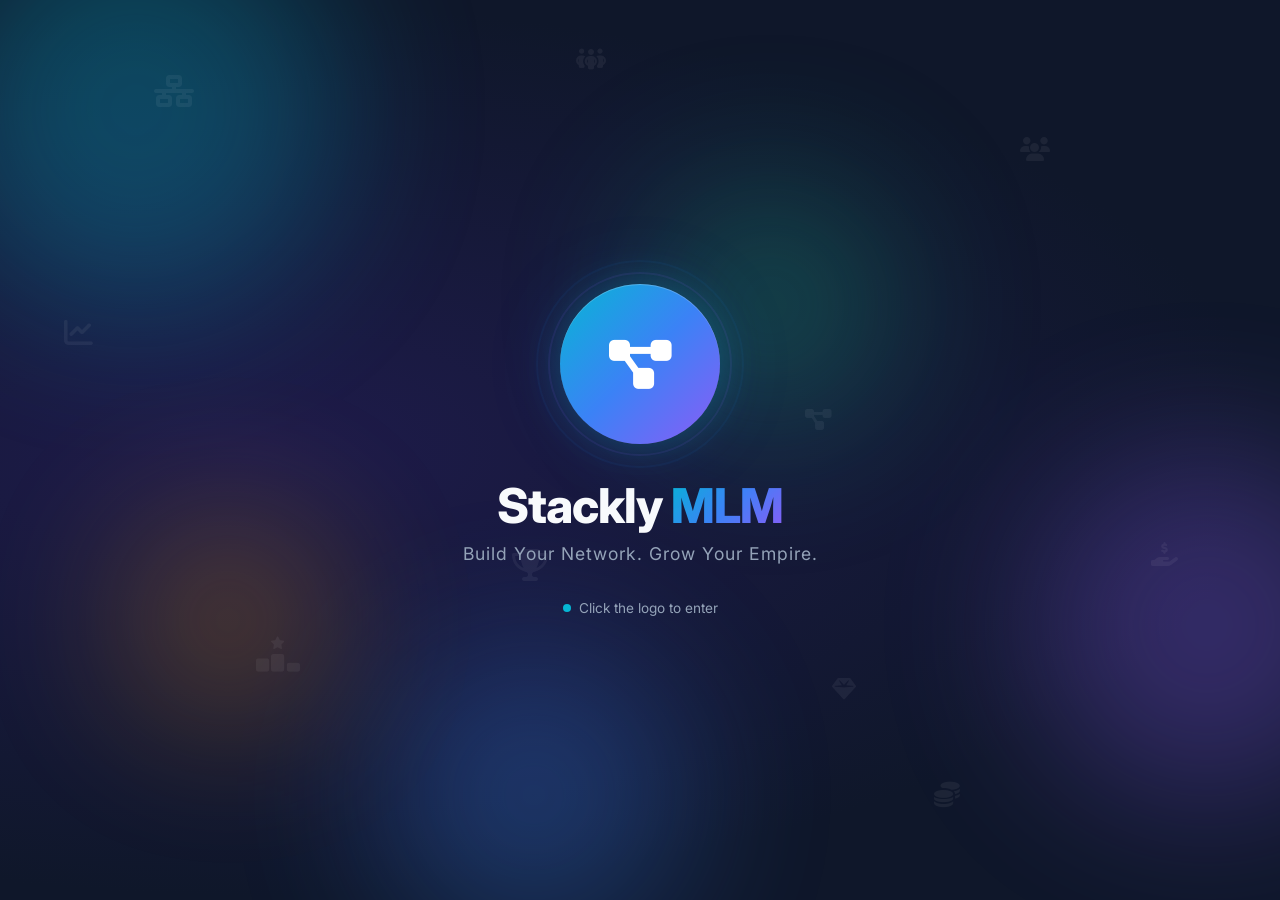
<file: index.html>
<!DOCTYPE html>
<html lang="en">
<head>
    <meta charset="UTF-8">
    <meta name="viewport" content="width=device-width, initial-scale=1.0">
    <title>Stackly MLM — Welcome</title>
    <meta name="description" content="Welcome to Stackly MLM. Advanced multi-level marketing platform for managing your network, tasks, and growth.">
    <link rel="stylesheet" href="splash.css">
    <link rel="stylesheet" href="https://cdnjs.cloudflare.com/ajax/libs/font-awesome/6.5.1/css/all.min.css">
    <link href="https://fonts.googleapis.com/css2?family=Inter:wght@300;400;500;600;700;800;900&display=swap" rel="stylesheet">
</head>
<body>

<!-- ================= ANIMATED BACKGROUND ================= -->
<div class="bg-animation">
    <div class="orb"></div>
    <div class="orb"></div>
    <div class="orb"></div>
    <div class="orb"></div>
    <div class="orb"></div>
</div>

<!-- Floating MLM icons -->
<div class="floating-icons">
    <div class="float-icon"><i class="fa-solid fa-network-wired"></i></div>
    <div class="float-icon"><i class="fa-solid fa-users"></i></div>
    <div class="float-icon"><i class="fa-solid fa-chart-line"></i></div>
    <div class="float-icon"><i class="fa-solid fa-hand-holding-dollar"></i></div>
    <div class="float-icon"><i class="fa-solid fa-ranking-star"></i></div>
    <div class="float-icon"><i class="fa-solid fa-people-group"></i></div>
    <div class="float-icon"><i class="fa-solid fa-coins"></i></div>
    <div class="float-icon"><i class="fa-solid fa-diagram-project"></i></div>
    <div class="float-icon"><i class="fa-solid fa-trophy"></i></div>
    <div class="float-icon"><i class="fa-solid fa-gem"></i></div>
</div>

<!-- Particle generator -->
<div class="particles" id="particles"></div>

<!-- ================= SPLASH CONTENT ================= -->
<div class="splash-container">
    <div class="logo-wrapper" id="logoWrapper">
        <div class="logo-ring"></div>
        <div class="logo-ring ring-2"></div>
        <div class="logo-ring ring-3"></div>
        <div class="logo-icon">
            <i class="fa-solid fa-diagram-project"></i>
        </div>
    </div>
    <h1 class="brand-title">Stackly <span class="gradient-text">MLM</span></h1>
    <p class="brand-subtitle">Build Your Network. Grow Your Empire.</p>
    <p class="click-hint">
        <span class="pulse-dot"></span>
        Click the logo to enter
    </p>
</div>

<!-- ================= LOADING OVERLAY ================= -->
<div class="loading-overlay" id="loadingOverlay">
    <div class="loader-content">
        <div class="loader-spinner"></div>
        <p>Initializing Platform...</p>
    </div>
</div>

<script>
    // Generate particles
    const particlesContainer = document.getElementById('particles');
    for (let i = 0; i < 50; i++) {
        const particle = document.createElement('div');
        particle.className = 'particle';
        particle.style.left = Math.random() * 100 + '%';
        particle.style.animationDelay = Math.random() * 8 + 's';
        particle.style.animationDuration = (Math.random() * 6 + 6) + 's';
        particle.style.width = particle.style.height = (Math.random() * 4 + 1) + 'px';
        particlesContainer.appendChild(particle);
    }

    // Logo click handler
    document.getElementById('logoWrapper').addEventListener('click', () => {
        const overlay = document.getElementById('loadingOverlay');
        overlay.classList.add('active');
        setTimeout(() => {
            window.location.href = 'login.html';
        }, 1500);
    });
</script>
</body>
</html>
</file>
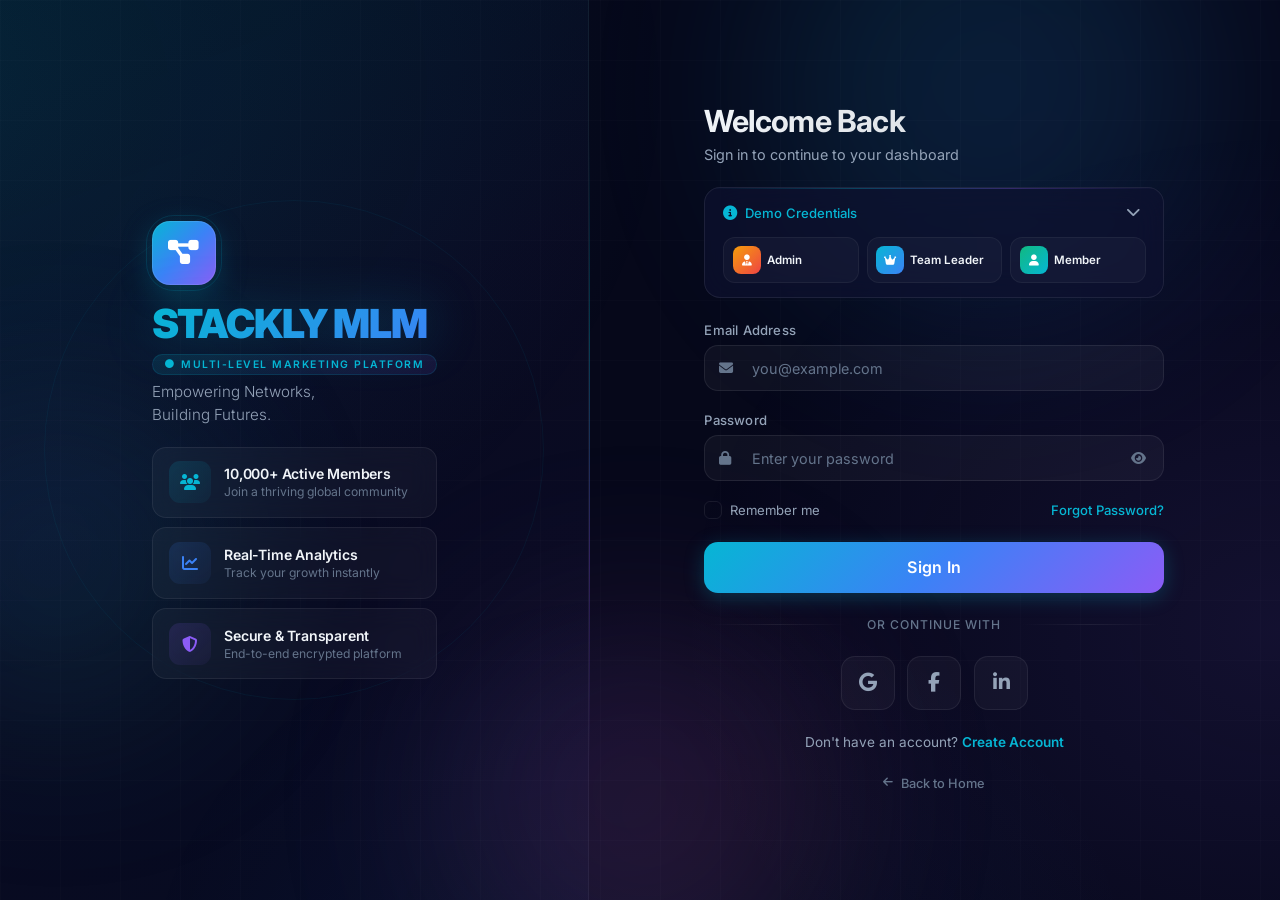
<file: login.html>
<!DOCTYPE html>
<html lang="en">

<head>
    <meta charset="UTF-8">
    <meta name="viewport" content="width=device-width, initial-scale=1.0">
    <title>Stackly MLM — Login</title>
    <meta name="description"
        content="Login to your Stackly MLM account. Access your network, track earnings, and manage your downline.">
    <link rel="stylesheet" href="login.css">
    <link rel="stylesheet" href="https://cdnjs.cloudflare.com/ajax/libs/font-awesome/6.5.1/css/all.min.css">
    <link href="https://fonts.googleapis.com/css2?family=Inter:wght@300;400;500;600;700;800;900&display=swap"
        rel="stylesheet">
</head>

<body>

    <!-- ===== ANIMATED BACKGROUND ===== -->
    <div class="bg-animation">
        <div class="orb"></div>
        <div class="orb"></div>
        <div class="orb"></div>
    </div>
    <div class="particles" id="particles"></div>

    <!-- ===== LOGIN LAYOUT ===== -->
    <div class="login-container">

        <!-- Left Branding Panel -->
        <div class="login-brand" id="loginBrand">
            <div class="brand-content">
                <a href="index.html" class="brand-logo" id="brandLogoLink" title="Back to Home">
                    <i class="fa-solid fa-diagram-project"></i>
                </a>
                <h1>Stackly <span>MLM</span></h1>
                <div class="brand-badge">
                    <i class="fa-solid fa-circle"></i>
                    Multi-Level Marketing Platform
                </div>
                <p class="brand-tagline">Empowering Networks,<br>Building Futures.</p>

                <div class="brand-features">
                    <div class="feature-item">
                        <div class="feature-icon"><i class="fa-solid fa-users"></i></div>
                        <div>
                            <h4>10,000+ Active Members</h4>
                            <p>Join a thriving global community</p>
                        </div>
                    </div>
                    <div class="feature-item">
                        <div class="feature-icon"><i class="fa-solid fa-chart-line"></i></div>
                        <div>
                            <h4>Real-Time Analytics</h4>
                            <p>Track your growth instantly</p>
                        </div>
                    </div>
                    <div class="feature-item">
                        <div class="feature-icon"><i class="fa-solid fa-shield-halved"></i></div>
                        <div>
                            <h4>Secure & Transparent</h4>
                            <p>End-to-end encrypted platform</p>
                        </div>
                    </div>
                </div>
            </div>
        </div>

        <!-- Right Login Form -->
        <div class="login-form-panel">
            <div class="form-wrapper">
                <div class="form-header">
                    <a href="index.html" class="mobile-logo" id="mobileLogoLink" title="Back to Home">
                        <i class="fa-solid fa-diagram-project"></i>
                        <span>Stackly MLM</span>
                    </a>
                    <h2>Welcome Back</h2>
                    <p>Sign in to continue to your dashboard</p>
                </div>

                <!-- Demo Credentials -->
                <div class="demo-credentials" id="demoCredentials">
                    <div class="demo-title">
                        <i class="fa-solid fa-circle-info"></i>
                        <span>Demo Credentials</span>
                        <button class="toggle-demo" id="toggleDemo"><i class="fa-solid fa-chevron-down"></i></button>
                    </div>
                    <div class="demo-cards" id="demoCards">
                        <div class="demo-card" data-email="admin@stackly.com" data-pass="admin123"
                            data-name="Admin User">
                            <div class="demo-avatar admin"><i class="fa-solid fa-user-tie"></i></div>
                            <div>
                                <strong>Admin</strong>

                            </div>
                        </div>
                        <div class="demo-card" data-email="leader@stackly.com" data-pass="leader123"
                            data-name="Team Leader">
                            <div class="demo-avatar leader"><i class="fa-solid fa-crown"></i></div>
                            <div>
                                <strong>Team Leader</strong>

                            </div>
                        </div>
                        <div class="demo-card" data-email="member@stackly.com" data-pass="member123"
                            data-name="Member User">
                            <div class="demo-avatar member"><i class="fa-solid fa-user"></i></div>
                            <div>
                                <strong>Member</strong>

                            </div>
                        </div>
                    </div>
                </div>

                <!-- Login Form -->
                <form id="loginForm" onsubmit="return handleLogin(event)">
                    <div class="input-group">
                        <label for="loginEmail">Email Address</label>
                        <div class="input-wrapper">
                            <i class="fa-solid fa-envelope"></i>
                            <input type="email" id="loginEmail" placeholder="you@example.com" required>
                        </div>
                    </div>

                    <div class="input-group">
                        <label for="loginPassword">Password</label>
                        <div class="input-wrapper">
                            <i class="fa-solid fa-lock"></i>
                            <input type="password" id="loginPassword" placeholder="Enter your password" required>
                            <button type="button" class="toggle-password" id="togglePassword">
                                <i class="fa-solid fa-eye"></i>
                            </button>
                        </div>
                    </div>

                    <div class="form-options">
                        <label class="remember-me">
                            <input type="checkbox" id="rememberMe">
                            <span class="checkmark"></span>
                            Remember me
                        </label>
                        <a href="#" class="forgot-link">Forgot Password?</a>
                    </div>

                    <button type="submit" class="btn-login" id="btnLogin">
                        <span class="btn-text">Sign In</span>
                        <span class="btn-loader"><i class="fa-solid fa-spinner fa-spin"></i></span>
                    </button>
                </form>

                <div class="divider">
                    <span>or continue with</span>
                </div>

                <div class="social-login">
                    <button class="social-btn" id="socialGoogle">
                        <i class="fa-brands fa-google"></i>
                    </button>
                    <button class="social-btn" id="socialFacebook">
                        <i class="fa-brands fa-facebook-f"></i>
                    </button>
                    <button class="social-btn" id="socialLinkedin">
                        <i class="fa-brands fa-linkedin-in"></i>
                    </button>
                </div>

                <p class="signup-link">
                    Don't have an account? <a href="signup.html">Create Account</a>
                </p>
                <div style="text-align: center;">
                    <a href="index.html" class="back-to-home" id="backToHome">
                        <i class="fa-solid fa-arrow-left"></i>
                        Back to Home
                    </a>
                </div>
            </div>
        </div>
    </div>

    <script>
        // Particles
        const particlesContainer = document.getElementById('particles');
        for (let i = 0; i < 30; i++) {
            const p = document.createElement('div');
            p.className = 'particle';
            p.style.left = Math.random() * 100 + '%';
            p.style.animationDelay = Math.random() * 8 + 's';
            p.style.animationDuration = (Math.random() * 6 + 6) + 's';
            p.style.width = p.style.height = (Math.random() * 3 + 1) + 'px';
            particlesContainer.appendChild(p);
        }

        // Toggle demo credentials
        const toggleDemo = document.getElementById('toggleDemo');
        const demoCards = document.getElementById('demoCards');
        toggleDemo.addEventListener('click', () => {
            demoCards.classList.toggle('collapsed');
            toggleDemo.querySelector('i').classList.toggle('fa-chevron-up');
            toggleDemo.querySelector('i').classList.toggle('fa-chevron-down');
        });

        // Demo card auto-fill
        document.querySelectorAll('.demo-card').forEach(card => {
            card.addEventListener('click', () => {
                document.getElementById('loginEmail').value = card.dataset.email;
                document.getElementById('loginPassword').value = card.dataset.pass;
                document.querySelectorAll('.demo-card').forEach(c => c.classList.remove('active'));
                card.classList.add('active');
            });
        });

        // Toggle password visibility
        document.getElementById('togglePassword').addEventListener('click', () => {
            const passInput = document.getElementById('loginPassword');
            const icon = document.getElementById('togglePassword').querySelector('i');
            if (passInput.type === 'password') {
                passInput.type = 'text';
                icon.classList.replace('fa-eye', 'fa-eye-slash');
            } else {
                passInput.type = 'password';
                icon.classList.replace('fa-eye-slash', 'fa-eye');
            }
        });

        // Handle login
        function handleLogin(e) {
            e.preventDefault();
            const btn = document.getElementById('btnLogin');
            btn.classList.add('loading');

            // Get the active demo card name or derive from email
            const activeCard = document.querySelector('.demo-card.active');
            const email = document.getElementById('loginEmail').value;
            let firstName = 'User';
            let lastName = '';

            if (activeCard && activeCard.dataset.name) {
                const parts = activeCard.dataset.name.split(' ');
                firstName = parts[0];
                lastName = parts.slice(1).join(' ');
            } else if (email) {
                // Extract name from email (before @)
                const namePart = email.split('@')[0];
                firstName = namePart.charAt(0).toUpperCase() + namePart.slice(1);
            }

            // Save to localStorage
            localStorage.setItem('mlmUser', JSON.stringify({
                firstName: firstName,
                lastName: lastName,
                email: email
            }));

            setTimeout(() => {
                window.location.href = 'dashboard.html';
            }, 1500);
            return false;
        }
    </script>
</body>

</html>
</file>
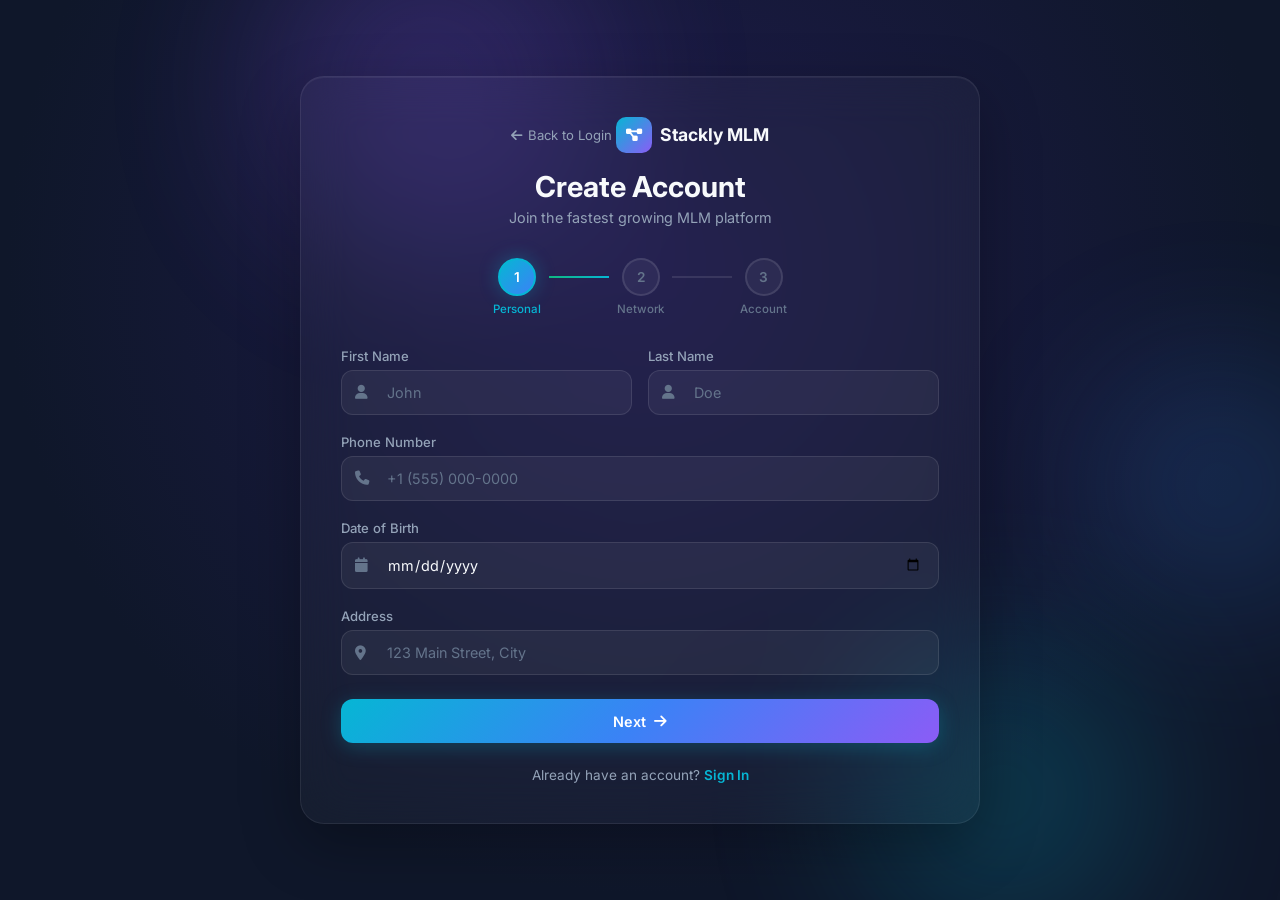
<file: signup.html>
<!DOCTYPE html>
<html lang="en">
<head>
    <meta charset="UTF-8">
    <meta name="viewport" content="width=device-width, initial-scale=1.0">
    <title>Stackly MLM — Sign Up</title>
    <meta name="description" content="Create your Stackly MLM account. Join our thriving network and start your journey to financial freedom.">
    <link rel="stylesheet" href="signup.css">
    <link rel="stylesheet" href="https://cdnjs.cloudflare.com/ajax/libs/font-awesome/6.5.1/css/all.min.css">
    <link href="https://fonts.googleapis.com/css2?family=Inter:wght@300;400;500;600;700;800;900&display=swap" rel="stylesheet">
</head>
<body>

<!-- ===== ANIMATED BACKGROUND ===== -->
<div class="bg-animation">
    <div class="orb"></div>
    <div class="orb"></div>
    <div class="orb"></div>
</div>
<div class="particles" id="particles"></div>

<!-- ===== SIGNUP CONTAINER ===== -->
<div class="signup-container">
    <div class="signup-card">
        <!-- Header -->
        <div class="signup-header">
            <a href="login.html" class="back-link">
                <i class="fa-solid fa-arrow-left"></i>
                <span>Back to Login</span>
            </a>
            <div class="logo-mini">
                <i class="fa-solid fa-diagram-project"></i>
                <span>Stackly MLM</span>
            </div>
            <h1>Create Account</h1>
            <p>Join the fastest growing MLM platform</p>
        </div>

        <!-- Step Indicator -->
        <div class="step-indicator">
            <div class="step active" data-step="1">
                <div class="step-circle"><span>1</span></div>
                <span class="step-label">Personal</span>
            </div>
            <div class="step-line active"></div>
            <div class="step" data-step="2">
                <div class="step-circle"><span>2</span></div>
                <span class="step-label">Network</span>
            </div>
            <div class="step-line"></div>
            <div class="step" data-step="3">
                <div class="step-circle"><span>3</span></div>
                <span class="step-label">Account</span>
            </div>
        </div>

        <!-- Step 1: Personal Info -->
        <form id="signupForm">
            <div class="step-content active" id="step1">
                <div class="form-row">
                    <div class="input-group">
                        <label for="firstName">First Name</label>
                        <div class="input-wrapper">
                            <i class="fa-solid fa-user"></i>
                            <input type="text" id="firstName" placeholder="John" required>
                        </div>
                    </div>
                    <div class="input-group">
                        <label for="lastName">Last Name</label>
                        <div class="input-wrapper">
                            <i class="fa-solid fa-user"></i>
                            <input type="text" id="lastName" placeholder="Doe" required>
                        </div>
                    </div>
                </div>

                <div class="input-group">
                    <label for="phone">Phone Number</label>
                    <div class="input-wrapper">
                        <i class="fa-solid fa-phone"></i>
                        <input type="tel" id="phone" placeholder="+1 (555) 000-0000" required>
                    </div>
                </div>

                <div class="input-group">
                    <label for="dob">Date of Birth</label>
                    <div class="input-wrapper">
                        <i class="fa-solid fa-calendar"></i>
                        <input type="date" id="dob" required>
                    </div>
                </div>

                <div class="input-group">
                    <label for="address">Address</label>
                    <div class="input-wrapper">
                        <i class="fa-solid fa-location-dot"></i>
                        <input type="text" id="address" placeholder="123 Main Street, City">
                    </div>
                </div>
            </div>

            <!-- Step 2: Network Setup -->
            <div class="step-content" id="step2">
                <div class="input-group">
                    <label for="referralCode">Referral Code (Optional)</label>
                    <div class="input-wrapper">
                        <i class="fa-solid fa-ticket"></i>
                        <input type="text" id="referralCode" placeholder="Enter your sponsor's referral code">
                    </div>
                    <small class="helper-text">If someone referred you, enter their code here</small>
                </div>

                <div class="input-group">
                    <label>Select Your Plan</label>
                    <div class="plan-cards">
                        <div class="plan-card selected" data-plan="starter">
                            <div class="plan-icon"><i class="fa-solid fa-seedling"></i></div>
                            <h4>Starter</h4>
                            <p class="plan-price">$49<span>/mo</span></p>
                            <ul>
                                <li><i class="fa-solid fa-check"></i> 3 Direct referrals</li>
                                <li><i class="fa-solid fa-check"></i> Basic analytics</li>
                                <li><i class="fa-solid fa-check"></i> Email support</li>
                            </ul>
                        </div>
                        <div class="plan-card" data-plan="growth">
                            <div class="plan-badge">Popular</div>
                            <div class="plan-icon"><i class="fa-solid fa-rocket"></i></div>
                            <h4>Growth</h4>
                            <p class="plan-price">$99<span>/mo</span></p>
                            <ul>
                                <li><i class="fa-solid fa-check"></i> Unlimited referrals</li>
                                <li><i class="fa-solid fa-check"></i> Advanced analytics</li>
                                <li><i class="fa-solid fa-check"></i> Priority support</li>
                            </ul>
                        </div>
                        <div class="plan-card" data-plan="elite">
                            <div class="plan-icon"><i class="fa-solid fa-crown"></i></div>
                            <h4>Elite</h4>
                            <p class="plan-price">$199<span>/mo</span></p>
                            <ul>
                                <li><i class="fa-solid fa-check"></i> Everything in Growth</li>
                                <li><i class="fa-solid fa-check"></i> Team management</li>
                                <li><i class="fa-solid fa-check"></i> 1-on-1 coaching</li>
                            </ul>
                        </div>
                    </div>
                </div>
            </div>

            <!-- Step 3: Account Setup -->
            <div class="step-content" id="step3">
                <div class="input-group">
                    <label for="signupEmail">Email Address</label>
                    <div class="input-wrapper">
                        <i class="fa-solid fa-envelope"></i>
                        <input type="email" id="signupEmail" placeholder="you@example.com" required>
                    </div>
                </div>

                <div class="input-group">
                    <label for="signupPassword">Password</label>
                    <div class="input-wrapper">
                        <i class="fa-solid fa-lock"></i>
                        <input type="password" id="signupPassword" placeholder="Create a strong password" required>
                        <button type="button" class="toggle-password" onclick="togglePass('signupPassword', this)">
                            <i class="fa-solid fa-eye"></i>
                        </button>
                    </div>
                    <div class="password-strength" id="passwordStrength">
                        <div class="strength-bar"><div class="strength-fill" id="strengthFill"></div></div>
                        <span class="strength-label" id="strengthLabel">Weak</span>
                    </div>
                </div>

                <div class="input-group">
                    <label for="confirmPassword">Confirm Password</label>
                    <div class="input-wrapper">
                        <i class="fa-solid fa-lock"></i>
                        <input type="password" id="confirmPassword" placeholder="Re-enter your password" required>
                        <button type="button" class="toggle-password" onclick="togglePass('confirmPassword', this)">
                            <i class="fa-solid fa-eye"></i>
                        </button>
                    </div>
                </div>

                <label class="terms-check">
                    <input type="checkbox" id="agreeTerms" required>
                    <span class="checkmark"></span>
                    I agree to the <a href="#">Terms of Service</a> and <a href="#">Privacy Policy</a>
                </label>
            </div>

            <!-- Navigation Buttons -->
            <div class="step-nav">
                <button type="button" class="btn-prev" id="btnPrev" onclick="changeStep(-1)" style="display:none;">
                    <i class="fa-solid fa-arrow-left"></i> Previous
                </button>
                <button type="button" class="btn-next" id="btnNext" onclick="changeStep(1)">
                    Next <i class="fa-solid fa-arrow-right"></i>
                </button>
                <button type="submit" class="btn-submit" id="btnSubmit" style="display:none;">
                    <span class="btn-text">Create Account</span>
                    <span class="btn-loader"><i class="fa-solid fa-spinner fa-spin"></i></span>
                </button>
            </div>
        </form>

        <p class="login-link">
            Already have an account? <a href="login.html">Sign In</a>
        </p>
    </div>
</div>

<!-- Success Modal -->
<div class="success-modal" id="successModal">
    <div class="modal-content">
        <div class="success-icon">
            <i class="fa-solid fa-check"></i>
        </div>
        <h2>Welcome Aboard!</h2>
        <p>Your account has been created successfully. Let's build your network!</p>
        <button class="btn-dashboard" onclick="window.location.href='dashboard.html'">
            Go to Dashboard <i class="fa-solid fa-arrow-right"></i>
        </button>
    </div>
</div>

<script>
    // Particles
    const pc = document.getElementById('particles');
    for (let i = 0; i < 30; i++) {
        const p = document.createElement('div');
        p.className = 'particle';
        p.style.left = Math.random() * 100 + '%';
        p.style.animationDelay = Math.random() * 8 + 's';
        p.style.animationDuration = (Math.random() * 6 + 6) + 's';
        p.style.width = p.style.height = (Math.random() * 3 + 1) + 'px';
        pc.appendChild(p);
    }

    let currentStep = 1;
    const totalSteps = 3;

    function changeStep(direction) {
        const newStep = currentStep + direction;
        if (newStep < 1 || newStep > totalSteps) return;

        document.getElementById(`step${currentStep}`).classList.remove('active');
        document.getElementById(`step${newStep}`).classList.add('active');

        // Update step indicators
        document.querySelectorAll('.step').forEach((s, i) => {
            s.classList.toggle('active', i + 1 <= newStep);
            s.classList.toggle('completed', i + 1 < newStep);
        });
        document.querySelectorAll('.step-line').forEach((l, i) => {
            l.classList.toggle('active', i + 1 < newStep);
        });

        currentStep = newStep;

        // Toggle buttons
        document.getElementById('btnPrev').style.display = currentStep > 1 ? 'flex' : 'none';
        document.getElementById('btnNext').style.display = currentStep < totalSteps ? 'flex' : 'none';
        document.getElementById('btnSubmit').style.display = currentStep === totalSteps ? 'flex' : 'none';
    }

    // Plan selection
    document.querySelectorAll('.plan-card').forEach(card => {
        card.addEventListener('click', () => {
            document.querySelectorAll('.plan-card').forEach(c => c.classList.remove('selected'));
            card.classList.add('selected');
        });
    });

    // Password strength
    document.getElementById('signupPassword').addEventListener('input', (e) => {
        const val = e.target.value;
        let strength = 0;
        if (val.length >= 6) strength++;
        if (val.length >= 10) strength++;
        if (/[A-Z]/.test(val)) strength++;
        if (/[0-9]/.test(val)) strength++;
        if (/[^A-Za-z0-9]/.test(val)) strength++;

        const fill = document.getElementById('strengthFill');
        const label = document.getElementById('strengthLabel');
        const levels = [
            { w: '0%', c: '#ef4444', l: '' },
            { w: '20%', c: '#ef4444', l: 'Weak' },
            { w: '40%', c: '#f59e0b', l: 'Fair' },
            { w: '60%', c: '#f59e0b', l: 'Good' },
            { w: '80%', c: '#10b981', l: 'Strong' },
            { w: '100%', c: '#10b981', l: 'Very Strong' }
        ];
        fill.style.width = levels[strength].w;
        fill.style.background = levels[strength].c;
        label.textContent = levels[strength].l;
        label.style.color = levels[strength].c;
    });

    function togglePass(inputId, btn) {
        const input = document.getElementById(inputId);
        const icon = btn.querySelector('i');
        if (input.type === 'password') {
            input.type = 'text';
            icon.classList.replace('fa-eye', 'fa-eye-slash');
        } else {
            input.type = 'password';
            icon.classList.replace('fa-eye-slash', 'fa-eye');
        }
    }

    // Form submit
    document.getElementById('signupForm').addEventListener('submit', (e) => {
        e.preventDefault();
        const btn = document.getElementById('btnSubmit');
        btn.classList.add('loading');

        // Save user data to localStorage
        const firstName = document.getElementById('firstName').value || 'User';
        const lastName = document.getElementById('lastName').value || '';
        const email = document.getElementById('signupEmail').value || '';

        localStorage.setItem('mlmUser', JSON.stringify({
            firstName: firstName,
            lastName: lastName,
            email: email
        }));

        setTimeout(() => {
            btn.classList.remove('loading');
            document.getElementById('successModal').classList.add('active');
        }, 2000);
    });
</script>
</body>
</html>
</file>
<file: splash.css>
/* ========================================
   NexGen MLM — Splash Page Styles
   ======================================== */

*, *::before, *::after {
    margin: 0;
    padding: 0;
    box-sizing: border-box;
}

:root {
    --primary-cyan: #06b6d4;
    --primary-blue: #3b82f6;
    --primary-purple: #8b5cf6;
    --primary-emerald: #10b981;
    --primary-amber: #f59e0b;
    --bg-dark-1: #0f172a;
    --bg-dark-2: #1e1b4b;
    --text-white: #f8fafc;
    --text-muted: #94a3b8;
}

body {
    font-family: 'Inter', sans-serif;
    min-height: 100vh;
    display: flex;
    align-items: center;
    justify-content: center;
    background: radial-gradient(ellipse at 20% 50%, var(--bg-dark-2), var(--bg-dark-1) 70%);
    overflow: hidden;
    color: var(--text-white);
    position: relative;
}

/* ===== ANIMATED BACKGROUND ORBS ===== */
.bg-animation {
    position: fixed;
    inset: 0;
    z-index: 0;
    overflow: hidden;
}

.orb {
    position: absolute;
    border-radius: 50%;
    filter: blur(80px);
    opacity: 0.3;
    animation: orbFloat 12s ease-in-out infinite alternate;
}

.orb:nth-child(1) {
    width: 400px; height: 400px;
    background: var(--primary-cyan);
    top: -10%; left: -5%;
    animation-delay: 0s;
}
.orb:nth-child(2) {
    width: 350px; height: 350px;
    background: var(--primary-purple);
    top: 50%; right: -8%;
    animation-delay: 2s;
}
.orb:nth-child(3) {
    width: 300px; height: 300px;
    background: var(--primary-blue);
    bottom: -5%; left: 30%;
    animation-delay: 4s;
}
.orb:nth-child(4) {
    width: 250px; height: 250px;
    background: var(--primary-emerald);
    top: 20%; right: 30%;
    animation-delay: 6s;
}
.orb:nth-child(5) {
    width: 200px; height: 200px;
    background: var(--primary-amber);
    bottom: 20%; left: 10%;
    animation-delay: 8s;
}

@keyframes orbFloat {
    0% { transform: translate(0, 0) scale(1); }
    33% { transform: translate(30px, -40px) scale(1.1); }
    66% { transform: translate(-20px, 20px) scale(0.95); }
    100% { transform: translate(10px, -10px) scale(1.05); }
}

/* ===== FLOATING ICONS ===== */
.floating-icons {
    position: fixed;
    inset: 0;
    z-index: 1;
    pointer-events: none;
}

.float-icon {
    position: absolute;
    font-size: 1.5rem;
    color: rgba(255, 255, 255, 0.06);
    animation: floatIcon 15s ease-in-out infinite;
}

.float-icon:nth-child(1)  { top: 8%;  left: 12%; animation-delay: 0s; font-size: 2rem; }
.float-icon:nth-child(2)  { top: 15%; right: 18%; animation-delay: 1.5s; }
.float-icon:nth-child(3)  { top: 35%; left: 5%;  animation-delay: 3s; font-size: 1.8rem; }
.float-icon:nth-child(4)  { top: 60%; right: 8%; animation-delay: 4.5s; }
.float-icon:nth-child(5)  { bottom: 25%; left: 20%; animation-delay: 6s; font-size: 2.2rem; }
.float-icon:nth-child(6)  { top: 5%;  left: 45%; animation-delay: 7.5s; }
.float-icon:nth-child(7)  { bottom: 10%; right: 25%; animation-delay: 9s; font-size: 1.6rem; }
.float-icon:nth-child(8)  { top: 45%; right: 35%; animation-delay: 10.5s; }
.float-icon:nth-child(9)  { bottom: 35%; left: 40%; animation-delay: 12s; font-size: 2rem; }
.float-icon:nth-child(10) { top: 75%; left: 65%; animation-delay: 13.5s; }

@keyframes floatIcon {
    0%, 100% { transform: translateY(0) rotate(0deg); opacity: 0.06; }
    25%      { transform: translateY(-20px) rotate(5deg); opacity: 0.12; }
    50%      { transform: translateY(-10px) rotate(-3deg); opacity: 0.08; }
    75%      { transform: translateY(-25px) rotate(2deg); opacity: 0.1; }
}

/* ===== PARTICLES ===== */
.particles {
    position: fixed;
    inset: 0;
    z-index: 1;
    pointer-events: none;
}

.particle {
    position: absolute;
    bottom: -10px;
    background: rgba(255, 255, 255, 0.15);
    border-radius: 50%;
    animation: rise linear infinite;
}

@keyframes rise {
    0% {
        transform: translateY(0) scale(1);
        opacity: 0;
    }
    10% { opacity: 0.6; }
    90% { opacity: 0.2; }
    100% {
        transform: translateY(-100vh) scale(0.3);
        opacity: 0;
    }
}

/* ===== SPLASH CONTENT ===== */
.splash-container {
    position: relative;
    z-index: 10;
    text-align: center;
    animation: fadeInUp 1s ease-out;
}

@keyframes fadeInUp {
    from { opacity: 0; transform: translateY(40px); }
    to   { opacity: 1; transform: translateY(0); }
}

/* Logo Wrapper */
.logo-wrapper {
    position: relative;
    width: 160px;
    height: 160px;
    margin: 0 auto 2rem;
    cursor: pointer;
    transition: transform 0.3s ease;
}

.logo-wrapper:hover {
    transform: scale(1.08);
}

.logo-wrapper:hover .logo-ring {
    border-color: var(--primary-cyan);
    box-shadow: 0 0 30px rgba(6, 182, 212, 0.3);
}

.logo-ring {
    position: absolute;
    inset: 0;
    border-radius: 50%;
    border: 2px solid rgba(255, 255, 255, 0.12);
    animation: ringPulse 3s ease-in-out infinite;
    transition: all 0.3s ease;
}

.ring-2 {
    inset: -12px;
    border-color: rgba(139, 92, 246, 0.1);
    animation-delay: 1s;
}

.ring-3 {
    inset: -24px;
    border-color: rgba(59, 130, 246, 0.06);
    animation-delay: 2s;
}

@keyframes ringPulse {
    0%, 100% { transform: scale(1); opacity: 1; }
    50%      { transform: scale(1.05); opacity: 0.6; }
}

.logo-icon {
    position: absolute;
    inset: 0;
    display: flex;
    align-items: center;
    justify-content: center;
    font-size: 3.5rem;
    background: linear-gradient(135deg, var(--primary-cyan), var(--primary-blue), var(--primary-purple));
    border-radius: 50%;
    color: white;
    box-shadow:
        0 0 40px rgba(6, 182, 212, 0.25),
        0 0 80px rgba(59, 130, 246, 0.15),
        inset 0 1px 0 rgba(255,255,255,0.2);
    animation: iconPulse 2s ease-in-out infinite;
}

@keyframes iconPulse {
    0%, 100% { box-shadow: 0 0 40px rgba(6, 182, 212, 0.25), 0 0 80px rgba(59, 130, 246, 0.15); }
    50%      { box-shadow: 0 0 60px rgba(6, 182, 212, 0.4), 0 0 120px rgba(59, 130, 246, 0.25); }
}

/* Brand Title */
.brand-title {
    font-size: 3rem;
    font-weight: 800;
    letter-spacing: -1px;
    margin-bottom: 0.5rem;
}

.gradient-text {
    background: linear-gradient(135deg, var(--primary-cyan), var(--primary-blue), var(--primary-purple));
    -webkit-background-clip: text;
    -webkit-text-fill-color: transparent;
    background-clip: text;
}

.brand-subtitle {
    font-size: 1.1rem;
    color: var(--text-muted);
    font-weight: 400;
    letter-spacing: 1px;
    margin-bottom: 2rem;
}

/* Click Hint */
.click-hint {
    display: inline-flex;
    align-items: center;
    gap: 8px;
    font-size: 0.85rem;
    color: var(--text-muted);
    animation: hintBlink 2s ease-in-out infinite;
}

.pulse-dot {
    width: 8px;
    height: 8px;
    border-radius: 50%;
    background: var(--primary-cyan);
    animation: dotPulse 1.5s ease-in-out infinite;
}

@keyframes dotPulse {
    0%, 100% { opacity: 1; transform: scale(1); }
    50%      { opacity: 0.4; transform: scale(0.6); }
}

@keyframes hintBlink {
    0%, 100% { opacity: 0.6; }
    50%      { opacity: 1; }
}

/* ===== LOADING OVERLAY ===== */
.loading-overlay {
    position: fixed;
    inset: 0;
    z-index: 1000;
    background: var(--bg-dark-1);
    display: flex;
    align-items: center;
    justify-content: center;
    opacity: 0;
    visibility: hidden;
    transition: opacity 0.5s ease, visibility 0.5s ease;
}

.loading-overlay.active {
    opacity: 1;
    visibility: visible;
}

.loader-content {
    text-align: center;
}

.loader-spinner {
    width: 50px;
    height: 50px;
    border-radius: 50%;
    border: 3px solid rgba(255,255,255,0.1);
    border-top-color: var(--primary-cyan);
    animation: spin 0.8s linear infinite;
    margin: 0 auto 1rem;
}

@keyframes spin {
    to { transform: rotate(360deg); }
}

.loader-content p {
    color: var(--text-muted);
    font-size: 0.9rem;
}
</file>
<file: login.css>
/* ========================================
   Stackly MLM — Login Page Styles (Premium)
   ======================================== */

*, *::before, *::after {
    margin: 0;
    padding: 0;
    box-sizing: border-box;
}

:root {
    --primary-cyan: #06b6d4;
    --primary-blue: #3b82f6;
    --primary-purple: #8b5cf6;
    --primary-emerald: #10b981;
    --primary-rose: #f43f5e;
    --primary-amber: #f59e0b;
    --bg-dark-1: #06081a;
    --bg-dark-2: #0e1130;
    --bg-dark-3: #141836;
    --card-bg: rgba(255, 255, 255, 0.035);
    --card-bg-hover: rgba(255, 255, 255, 0.06);
    --card-border: rgba(255, 255, 255, 0.07);
    --card-border-hover: rgba(6, 182, 212, 0.2);
    --glass-bg: rgba(14, 17, 48, 0.65);
    --glass-border: rgba(255, 255, 255, 0.08);
    --text-white: #f1f5f9;
    --text-muted: #94a3b8;
    --text-dim: #64748b;
    --input-bg: rgba(255, 255, 255, 0.04);
    --input-border: rgba(255, 255, 255, 0.08);
    --input-focus: var(--primary-cyan);
    --danger: #ef4444;
    --success: #10b981;
    --shadow-glow: 0 0 60px rgba(6, 182, 212, 0.08);
    --transition-smooth: cubic-bezier(0.4, 0, 0.2, 1);
}

html {
    scroll-behavior: smooth;
}

body {
    font-family: 'Inter', -apple-system, BlinkMacSystemFont, sans-serif;
    min-height: 100vh;
    display: flex;
    background: var(--bg-dark-1);
    overflow: hidden;
    color: var(--text-white);
    -webkit-font-smoothing: antialiased;
    -moz-osx-font-smoothing: grayscale;
}

/* ===== ANIMATED BACKGROUND ===== */
.bg-animation {
    position: fixed;
    inset: 0;
    z-index: 0;
    overflow: hidden;
}

/* Aurora mesh gradient background */
.bg-animation::before {
    content: '';
    position: absolute;
    inset: -50%;
    width: 200%;
    height: 200%;
    background:
        radial-gradient(ellipse 800px 600px at 20% 30%, rgba(6, 182, 212, 0.12), transparent),
        radial-gradient(ellipse 600px 500px at 75% 60%, rgba(139, 92, 246, 0.1), transparent),
        radial-gradient(ellipse 500px 400px at 50% 80%, rgba(59, 130, 246, 0.08), transparent);
    animation: auroraDrift 20s ease-in-out infinite alternate;
}

@keyframes auroraDrift {
    0% { transform: translate(0, 0) rotate(0deg); }
    33% { transform: translate(2%, -3%) rotate(1deg); }
    66% { transform: translate(-2%, 2%) rotate(-1deg); }
    100% { transform: translate(1%, -1%) rotate(0.5deg); }
}

.orb {
    position: absolute;
    border-radius: 50%;
    filter: blur(100px);
    opacity: 0.15;
    animation: orbFloat 16s ease-in-out infinite alternate;
    will-change: transform;
}

.orb:nth-child(1) {
    width: 450px; height: 450px;
    background: linear-gradient(135deg, var(--primary-cyan), var(--primary-blue));
    top: -15%; right: 5%;
}
.orb:nth-child(2) {
    width: 380px; height: 380px;
    background: linear-gradient(135deg, var(--primary-purple), var(--primary-rose));
    bottom: -10%; left: 35%;
    animation-delay: 4s;
}
.orb:nth-child(3) {
    width: 320px; height: 320px;
    background: linear-gradient(135deg, var(--primary-blue), var(--primary-emerald));
    top: 45%; left: -8%;
    animation-delay: 8s;
}

@keyframes orbFloat {
    0% { transform: translate(0, 0) scale(1); }
    25% { transform: translate(40px, -30px) scale(1.08); }
    50% { transform: translate(-20px, 40px) scale(0.95); }
    75% { transform: translate(30px, 10px) scale(1.05); }
    100% { transform: translate(-15px, -25px) scale(0.98); }
}

/* Particles */
.particles {
    position: fixed;
    inset: 0;
    z-index: 0;
    pointer-events: none;
}

.particle {
    position: absolute;
    bottom: -10px;
    background: rgba(255, 255, 255, 0.08);
    border-radius: 50%;
    animation: rise linear infinite;
}

@keyframes rise {
    0%   { transform: translateY(0) scale(1); opacity: 0; }
    10%  { opacity: 0.4; }
    50%  { opacity: 0.2; }
    100% { transform: translateY(-100vh) scale(0.3); opacity: 0; }
}

/* Grid pattern overlay */
.bg-animation::after {
    content: '';
    position: fixed;
    inset: 0;
    background-image:
        linear-gradient(rgba(255,255,255,0.015) 1px, transparent 1px),
        linear-gradient(90deg, rgba(255,255,255,0.015) 1px, transparent 1px);
    background-size: 60px 60px;
    pointer-events: none;
}

/* ===== LOGIN CONTAINER ===== */
.login-container {
    position: relative;
    z-index: 10;
    display: flex;
    width: 100%;
    min-height: 100vh;
}

/* ===== LEFT BRANDING PANEL ===== */
.login-brand {
    width: 46%;
    display: flex;
    align-items: center;
    justify-content: center;
    padding: 3rem;
    position: relative;
    overflow: hidden;
}

.login-brand::before {
    content: '';
    position: absolute;
    inset: 0;
    background: linear-gradient(160deg,
        rgba(6, 182, 212, 0.06) 0%,
        rgba(139, 92, 246, 0.04) 40%,
        rgba(59, 130, 246, 0.03) 100%
    );
    border-right: 1px solid rgba(255, 255, 255, 0.05);
}

/* Decorative circles behind brand */
.login-brand::after {
    content: '';
    position: absolute;
    width: 500px;
    height: 500px;
    border-radius: 50%;
    border: 1px solid rgba(6, 182, 212, 0.06);
    top: 50%;
    left: 50%;
    transform: translate(-50%, -50%);
    pointer-events: none;
}

.brand-content {
    position: relative;
    z-index: 2;
    max-width: 440px;
}

/* Logo */
.brand-logo {
    width: 64px;
    height: 64px;
    border-radius: 18px;
    background: linear-gradient(135deg, var(--primary-cyan), var(--primary-blue), var(--primary-purple));
    display: flex;
    align-items: center;
    justify-content: center;
    font-size: 1.7rem;
    color: white;
    margin-bottom: 1rem;
    box-shadow:
        0 8px 32px rgba(6, 182, 212, 0.25),
        0 0 0 1px rgba(255,255,255,0.1) inset;
    animation: logoFloat 5s ease-in-out infinite;
    position: relative;
    cursor: pointer;
    transition: transform 0.3s var(--transition-smooth), box-shadow 0.3s var(--transition-smooth);
    text-decoration: none;
}

.brand-logo:hover {
    transform: translateY(-4px) scale(1.05);
    box-shadow:
        0 12px 40px rgba(6, 182, 212, 0.35),
        0 0 0 1px rgba(255,255,255,0.15) inset;
}

.brand-logo::before {
    content: '';
    position: absolute;
    inset: -6px;
    border-radius: 28px;
    border: 1.5px solid rgba(6, 182, 212, 0.15);
    animation: logoPulseRing 3s ease-in-out infinite;
}

@keyframes logoPulseRing {
    0%, 100% { opacity: 0.4; transform: scale(1); }
    50% { opacity: 0.1; transform: scale(1.08); }
}

@keyframes logoFloat {
    0%, 100% { transform: translateY(0); }
    50% { transform: translateY(-8px); }
}

.brand-content h1 {
    font-size: 2.5rem;
    font-weight: 900;
    margin-bottom: 0.25rem;
    letter-spacing: -1px;
    line-height: 1.15;
    text-transform: uppercase;
    position: relative;
    background: linear-gradient(135deg, var(--primary-cyan), var(--primary-blue), var(--primary-purple), var(--primary-cyan));
    background-size: 300% 300%;
    -webkit-background-clip: text;
    -webkit-text-fill-color: transparent;
    background-clip: text;
    animation: gradientShift 4s ease infinite;
    filter: drop-shadow(0 0 25px rgba(6, 182, 212, 0.3));
}

.brand-content h1 span {
    /* Inherits same gradient from parent - both words match */
}

@keyframes gradientShift {
    0% { background-position: 0% 50%; }
    50% { background-position: 100% 50%; }
    100% { background-position: 0% 50%; }
}

/* MLM Badge under heading */
.brand-badge {
    display: inline-flex;
    align-items: center;
    gap: 6px;
    padding: 3px 12px;
    border-radius: 20px;
    background: linear-gradient(135deg, rgba(6, 182, 212, 0.12), rgba(139, 92, 246, 0.1));
    border: 1px solid rgba(6, 182, 212, 0.15);
    font-size: 0.65rem;
    font-weight: 600;
    color: var(--primary-cyan);
    letter-spacing: 1.5px;
    text-transform: uppercase;
    margin-bottom: 0.4rem;
}

.brand-badge i {
    font-size: 0.55rem;
    animation: pulseGlow 2s ease-in-out infinite;
}

@keyframes pulseGlow {
    0%, 100% { opacity: 0.6; }
    50% { opacity: 1; }
}

.brand-tagline {
    font-size: 0.95rem;
    color: var(--text-muted);
    line-height: 1.5;
    margin-bottom: 1.25rem;
    font-weight: 300;
}

/* Feature Items */
.brand-features {
    display: flex;
    flex-direction: column;
    gap: 0.6rem;
}

.feature-item {
    display: flex;
    align-items: center;
    gap: 0.85rem;
    padding: 0.85rem 1rem;
    border-radius: 14px;
    background: var(--card-bg);
    border: 1px solid var(--card-border);
    transition: all 0.35s var(--transition-smooth);
    backdrop-filter: blur(12px);
    -webkit-backdrop-filter: blur(12px);
    position: relative;
    overflow: hidden;
}

.feature-item::before {
    content: '';
    position: absolute;
    inset: 0;
    background: linear-gradient(135deg, rgba(6, 182, 212, 0.05), transparent);
    opacity: 0;
    transition: opacity 0.35s ease;
}

.feature-item:hover {
    background: var(--card-bg-hover);
    border-color: var(--card-border-hover);
    transform: translateX(6px);
}

.feature-item:hover::before {
    opacity: 1;
}

.feature-item:nth-child(1) { animation: slideInLeft 0.5s ease-out 0.2s both; }
.feature-item:nth-child(2) { animation: slideInLeft 0.5s ease-out 0.35s both; }
.feature-item:nth-child(3) { animation: slideInLeft 0.5s ease-out 0.5s both; }

@keyframes slideInLeft {
    from { opacity: 0; transform: translateX(-20px); }
    to   { opacity: 1; transform: translateX(0); }
}

.feature-icon {
    width: 42px;
    height: 42px;
    border-radius: 11px;
    display: flex;
    align-items: center;
    justify-content: center;
    font-size: 1rem;
    flex-shrink: 0;
    position: relative;
}

.feature-item:nth-child(1) .feature-icon {
    background: linear-gradient(135deg, rgba(6, 182, 212, 0.15), rgba(6, 182, 212, 0.05));
    color: var(--primary-cyan);
}
.feature-item:nth-child(2) .feature-icon {
    background: linear-gradient(135deg, rgba(59, 130, 246, 0.15), rgba(59, 130, 246, 0.05));
    color: var(--primary-blue);
}
.feature-item:nth-child(3) .feature-icon {
    background: linear-gradient(135deg, rgba(139, 92, 246, 0.15), rgba(139, 92, 246, 0.05));
    color: var(--primary-purple);
}

.feature-item h4 {
    font-size: 0.88rem;
    font-weight: 600;
    margin-bottom: 2px;
    letter-spacing: -0.2px;
}

.feature-item p {
    font-size: 0.76rem;
    color: var(--text-dim);
    font-weight: 400;
}

/* ===== RIGHT FORM PANEL ===== */
.login-form-panel {
    flex: 1;
    display: flex;
    align-items: center;
    justify-content: center;
    padding: 2.5rem;
    position: relative;
}

/* Decorative gradient line on the left edge */
.login-form-panel::before {
    content: '';
    position: absolute;
    left: 0;
    top: 15%;
    bottom: 15%;
    width: 1px;
    background: linear-gradient(to bottom,
        transparent,
        rgba(6, 182, 212, 0.3),
        rgba(139, 92, 246, 0.3),
        transparent
    );
}

.form-wrapper {
    width: 100%;
    max-width: 460px;
    animation: slideInRight 0.6s ease-out;
}

@keyframes slideInRight {
    from { opacity: 0; transform: translateX(30px); }
    to   { opacity: 1; transform: translateX(0); }
}

/* Mobile Logo */
.mobile-logo {
    display: none;
    align-items: center;
    gap: 10px;
    margin-bottom: 1.5rem;
    font-size: 1.3rem;
    font-weight: 700;
    text-decoration: none;
    color: var(--text-white);
    cursor: pointer;
}

.mobile-logo i {
    width: 42px;
    height: 42px;
    border-radius: 12px;
    background: linear-gradient(135deg, var(--primary-cyan), var(--primary-blue), var(--primary-purple));
    display: flex;
    align-items: center;
    justify-content: center;
    font-size: 1rem;
    color: white;
    box-shadow: 0 4px 16px rgba(6, 182, 212, 0.25);
}

/* Form Header */
.form-header h2 {
    font-size: 1.9rem;
    font-weight: 700;
    margin-bottom: 0.4rem;
    letter-spacing: -0.8px;
    background: linear-gradient(135deg, var(--text-white), rgba(255,255,255,0.8));
    -webkit-background-clip: text;
    -webkit-text-fill-color: transparent;
    background-clip: text;
}

.form-header p {
    color: var(--text-muted);
    font-size: 0.9rem;
    margin-bottom: 1.5rem;
    font-weight: 400;
}

/* ===== DEMO CREDENTIALS ===== */
.demo-credentials {
    background: var(--glass-bg);
    border: 1px solid var(--glass-border);
    border-radius: 16px;
    padding: 0.85rem 1.1rem;
    margin-bottom: 1.5rem;
    backdrop-filter: blur(16px);
    -webkit-backdrop-filter: blur(16px);
    position: relative;
    overflow: hidden;
}

.demo-credentials::before {
    content: '';
    position: absolute;
    top: 0;
    left: 0;
    right: 0;
    height: 1px;
    background: linear-gradient(90deg,
        transparent,
        rgba(6, 182, 212, 0.3),
        rgba(139, 92, 246, 0.3),
        transparent
    );
}

.demo-title {
    display: flex;
    align-items: center;
    gap: 8px;
    font-size: 0.82rem;
    color: var(--primary-cyan);
    font-weight: 500;
}

.demo-title i:first-child {
    font-size: 0.9rem;
}

.toggle-demo {
    margin-left: auto;
    background: none;
    border: none;
    color: var(--text-muted);
    cursor: pointer;
    padding: 4px 6px;
    font-size: 0.75rem;
    transition: all 0.25s ease;
    border-radius: 6px;
}

.toggle-demo:hover {
    color: var(--primary-cyan);
    background: rgba(6, 182, 212, 0.08);
}

.demo-cards {
    display: flex;
    gap: 0.5rem;
    margin-top: 0.8rem;
    transition: all 0.35s var(--transition-smooth);
    overflow: visible;
    max-height: 200px;
}

.demo-cards.collapsed {
    max-height: 0;
    margin-top: 0;
    opacity: 0;
}

.demo-card {
    flex: 1;
    min-width: 0;
    display: flex;
    align-items: center;
    gap: 6px;
    padding: 0.5rem 0.55rem;
    border-radius: 12px;
    background: rgba(255, 255, 255, 0.03);
    border: 1px solid rgba(255, 255, 255, 0.05);
    cursor: pointer;
    transition: all 0.25s var(--transition-smooth);
    position: relative;
    overflow: visible;
}

.demo-card::before {
    content: '';
    position: absolute;
    inset: 0;
    background: linear-gradient(135deg, rgba(6, 182, 212, 0.08), transparent);
    opacity: 0;
    transition: opacity 0.25s ease;
}

.demo-card:hover::before,
.demo-card.active::before {
    opacity: 1;
}

.demo-card:hover, .demo-card.active {
    border-color: rgba(6, 182, 212, 0.35);
    background: rgba(6, 182, 212, 0.06);
    transform: translateY(-1px);
}

.demo-card.active {
    box-shadow: 0 0 0 1px rgba(6, 182, 212, 0.2), 0 4px 12px rgba(6, 182, 212, 0.1);
}

.demo-avatar {
    width: 28px;
    height: 28px;
    border-radius: 8px;
    display: flex;
    align-items: center;
    justify-content: center;
    font-size: 0.7rem;
    color: white;
    flex-shrink: 0;
    position: relative;
}

.demo-avatar.admin  { background: linear-gradient(135deg, #f59e0b, #ef4444); }
.demo-avatar.leader { background: linear-gradient(135deg, var(--primary-cyan), var(--primary-blue)); }
.demo-avatar.member { background: linear-gradient(135deg, var(--primary-emerald), #06b6d4); }

.demo-card strong {
    font-size: 0.72rem;
    font-weight: 600;
    display: block;
    position: relative;
    white-space: nowrap;
}

.demo-card small {
    font-size: 0.58rem;
    color: var(--text-dim);
    display: block;
    position: relative;
    white-space: nowrap;
    overflow: hidden;
    text-overflow: ellipsis;
}

/* ===== INPUT GROUPS ===== */
.input-group {
    margin-bottom: 1.3rem;
}

.input-group label {
    display: block;
    font-size: 0.82rem;
    font-weight: 500;
    color: var(--text-muted);
    margin-bottom: 0.45rem;
    letter-spacing: 0.2px;
}

.input-wrapper {
    position: relative;
    display: flex;
    align-items: center;
}

.input-wrapper > i:first-child {
    position: absolute;
    left: 15px;
    color: var(--text-dim);
    font-size: 0.88rem;
    transition: color 0.3s ease;
    z-index: 2;
}

.input-wrapper input {
    width: 100%;
    padding: 0.85rem 1rem 0.85rem 2.9rem;
    background: var(--input-bg);
    border: 1px solid var(--input-border);
    border-radius: 14px;
    color: var(--text-white);
    font-family: 'Inter', sans-serif;
    font-size: 0.9rem;
    transition: all 0.3s var(--transition-smooth);
    outline: none;
    position: relative;
}

.input-wrapper input:focus {
    border-color: var(--primary-cyan);
    background: rgba(6, 182, 212, 0.04);
    box-shadow:
        0 0 0 3px rgba(6, 182, 212, 0.08),
        0 4px 16px rgba(6, 182, 212, 0.06);
}

.input-wrapper input:focus ~ i:first-child,
.input-wrapper input:focus + i {
    color: var(--primary-cyan);
}

.input-wrapper input::placeholder {
    color: var(--text-dim);
    font-weight: 400;
}

.toggle-password {
    position: absolute;
    right: 12px;
    background: none;
    border: none;
    color: var(--text-dim);
    cursor: pointer;
    padding: 6px;
    transition: all 0.2s ease;
    border-radius: 8px;
    z-index: 2;
}

.toggle-password:hover {
    color: var(--primary-cyan);
    background: rgba(6, 182, 212, 0.06);
}

/* ===== FORM OPTIONS ===== */
.form-options {
    display: flex;
    justify-content: space-between;
    align-items: center;
    margin-bottom: 1.5rem;
}

.remember-me {
    display: flex;
    align-items: center;
    gap: 8px;
    font-size: 0.82rem;
    color: var(--text-muted);
    cursor: pointer;
    position: relative;
    padding-left: 26px;
    transition: color 0.2s ease;
}

.remember-me:hover {
    color: var(--text-white);
}

.remember-me input {
    position: absolute;
    opacity: 0;
    cursor: pointer;
}

.checkmark {
    position: absolute;
    left: 0;
    width: 18px;
    height: 18px;
    border: 1.5px solid var(--input-border);
    border-radius: 6px;
    transition: all 0.25s var(--transition-smooth);
}

.remember-me:hover .checkmark {
    border-color: rgba(6, 182, 212, 0.4);
}

.remember-me input:checked ~ .checkmark {
    background: linear-gradient(135deg, var(--primary-cyan), var(--primary-blue));
    border-color: var(--primary-cyan);
    box-shadow: 0 2px 8px rgba(6, 182, 212, 0.3);
}

.remember-me input:checked ~ .checkmark::after {
    content: '';
    position: absolute;
    left: 5px;
    top: 2px;
    width: 5px;
    height: 9px;
    border: solid white;
    border-width: 0 2px 2px 0;
    transform: rotate(45deg);
}

.forgot-link {
    font-size: 0.82rem;
    color: var(--primary-cyan);
    text-decoration: none;
    transition: all 0.25s ease;
    font-weight: 500;
    position: relative;
}

.forgot-link::after {
    content: '';
    position: absolute;
    bottom: -2px;
    left: 0;
    width: 0;
    height: 1px;
    background: var(--primary-cyan);
    transition: width 0.3s ease;
}

.forgot-link:hover {
    color: var(--primary-blue);
}

.forgot-link:hover::after {
    width: 100%;
}

/* ===== LOGIN BUTTON ===== */
.btn-login {
    width: 100%;
    padding: 0.95rem;
    border: none;
    border-radius: 14px;
    background: linear-gradient(135deg, var(--primary-cyan), var(--primary-blue), var(--primary-purple));
    color: white;
    font-family: 'Inter', sans-serif;
    font-size: 1rem;
    font-weight: 600;
    cursor: pointer;
    position: relative;
    overflow: hidden;
    transition: all 0.35s var(--transition-smooth);
    box-shadow: 0 4px 20px rgba(6, 182, 212, 0.25);
    letter-spacing: 0.3px;
}

.btn-login::before {
    content: '';
    position: absolute;
    inset: 0;
    background: linear-gradient(135deg,
        rgba(255,255,255,0.15) 0%,
        transparent 50%,
        rgba(255,255,255,0.05) 100%
    );
    opacity: 0;
    transition: opacity 0.3s ease;
}

.btn-login:hover {
    transform: translateY(-2px);
    box-shadow:
        0 8px 32px rgba(6, 182, 212, 0.3),
        0 0 0 1px rgba(6, 182, 212, 0.2) inset;
}

.btn-login:hover::before {
    opacity: 1;
}

.btn-login:active {
    transform: translateY(0);
    box-shadow: 0 4px 16px rgba(6, 182, 212, 0.2);
}

.btn-login .btn-loader {
    display: none;
}

.btn-login.loading .btn-text {
    display: none;
}

.btn-login.loading .btn-loader {
    display: inline;
}

.btn-login.loading {
    pointer-events: none;
    opacity: 0.85;
}

/* Shimmer effect on button */
.btn-login::after {
    content: '';
    position: absolute;
    top: 0;
    left: -100%;
    width: 50%;
    height: 100%;
    background: linear-gradient(90deg,
        transparent,
        rgba(255,255,255,0.12),
        transparent
    );
    animation: shimmer 3s ease-in-out infinite;
}

@keyframes shimmer {
    0%, 100% { left: -100%; }
    50% { left: 150%; }
}

/* ===== DIVIDER ===== */
.divider {
    display: flex;
    align-items: center;
    gap: 1rem;
    margin: 1.5rem 0;
}

.divider::before,
.divider::after {
    content: '';
    flex: 1;
    height: 1px;
    background: linear-gradient(90deg, transparent, var(--card-border), transparent);
}

.divider span {
    font-size: 0.76rem;
    color: var(--text-dim);
    white-space: nowrap;
    text-transform: uppercase;
    letter-spacing: 1px;
    font-weight: 500;
}

/* ===== SOCIAL LOGIN ===== */
.social-login {
    display: flex;
    gap: 0.8rem;
    justify-content: center;
    margin-bottom: 1.5rem;
}

.social-btn {
    width: 54px;
    height: 54px;
    border-radius: 14px;
    background: var(--card-bg);
    border: 1px solid var(--card-border);
    color: var(--text-muted);
    font-size: 1.2rem;
    cursor: pointer;
    transition: all 0.3s var(--transition-smooth);
    display: flex;
    align-items: center;
    justify-content: center;
    position: relative;
    overflow: hidden;
}

.social-btn::before {
    content: '';
    position: absolute;
    inset: 0;
    background: linear-gradient(135deg, rgba(6, 182, 212, 0.08), transparent);
    opacity: 0;
    transition: opacity 0.3s ease;
}

.social-btn:hover {
    border-color: var(--card-border-hover);
    color: var(--primary-cyan);
    transform: translateY(-3px);
    box-shadow: 0 6px 20px rgba(6, 182, 212, 0.12);
}

.social-btn:hover::before {
    opacity: 1;
}

.social-btn:nth-child(1):hover { color: #ea4335; border-color: rgba(234, 67, 53, 0.3); }
.social-btn:nth-child(2):hover { color: #1877f2; border-color: rgba(24, 119, 242, 0.3); }
.social-btn:nth-child(3):hover { color: #0a66c2; border-color: rgba(10, 102, 194, 0.3); }

/* ===== SIGNUP LINK ===== */
.signup-link {
    text-align: center;
    font-size: 0.85rem;
    color: var(--text-muted);
}

.signup-link a {
    color: var(--primary-cyan);
    text-decoration: none;
    font-weight: 600;
    transition: all 0.25s ease;
    position: relative;
}

.signup-link a::after {
    content: '';
    position: absolute;
    bottom: -2px;
    left: 0;
    width: 0;
    height: 1.5px;
    background: linear-gradient(90deg, var(--primary-cyan), var(--primary-purple));
    transition: width 0.3s ease;
}

.signup-link a:hover {
    color: var(--primary-blue);
}

.signup-link a:hover::after {
    width: 100%;
}

/* ===== BACK TO HOME LINK ===== */
.back-to-home {
    display: inline-flex;
    align-items: center;
    gap: 8px;
    color: var(--text-dim);
    font-size: 0.8rem;
    text-decoration: none;
    margin-top: 1.25rem;
    padding: 6px 12px;
    border-radius: 8px;
    transition: all 0.25s ease;
    font-weight: 500;
}

.back-to-home:hover {
    color: var(--primary-cyan);
    background: rgba(6, 182, 212, 0.06);
}

.back-to-home i {
    font-size: 0.7rem;
    transition: transform 0.25s ease;
}

.back-to-home:hover i {
    transform: translateX(-3px);
}

/* ===== RESPONSIVE ===== */
@media (max-width: 1100px) {
    .login-brand {
        width: 42%;
        padding: 2rem;
    }
    .brand-content h1 {
        font-size: 2.2rem;
    }
}

@media (max-width: 900px) {
    .login-brand {
        display: none;
    }
    .mobile-logo {
        display: flex;
    }
    .login-form-panel {
        padding: 1.5rem;
    }
    .login-form-panel::before {
        display: none;
    }
}

@media (max-width: 550px) {
    .demo-cards {
        flex-direction: column;
    }
    .form-options {
        flex-direction: column;
        gap: 0.8rem;
        align-items: flex-start;
    }
    .form-header h2 {
        font-size: 1.6rem;
    }
}
</file>
<file: signup.css>
/* ========================================
   NexGen MLM — Signup Page Styles
   ======================================== */

*, *::before, *::after {
    margin: 0;
    padding: 0;
    box-sizing: border-box;
}

:root {
    --primary-cyan: #06b6d4;
    --primary-blue: #3b82f6;
    --primary-purple: #8b5cf6;
    --primary-emerald: #10b981;
    --bg-dark-1: #0f172a;
    --bg-dark-2: #1e1b4b;
    --card-bg: rgba(255, 255, 255, 0.04);
    --card-border: rgba(255, 255, 255, 0.08);
    --text-white: #f8fafc;
    --text-muted: #94a3b8;
    --text-dim: #64748b;
    --input-bg: rgba(255, 255, 255, 0.05);
    --input-border: rgba(255, 255, 255, 0.1);
}

body {
    font-family: 'Inter', sans-serif;
    min-height: 100vh;
    display: flex;
    align-items: center;
    justify-content: center;
    background: radial-gradient(ellipse at 50% 30%, var(--bg-dark-2), var(--bg-dark-1) 70%);
    overflow-y: auto;
    overflow-x: hidden;
    color: var(--text-white);
    padding: 2rem;
}

/* BG */
.bg-animation {
    position: fixed; inset: 0; z-index: 0; overflow: hidden;
}
.orb {
    position: absolute; border-radius: 50%; filter: blur(80px); opacity: 0.2;
    animation: orbFloat 12s ease-in-out infinite alternate;
}
.orb:nth-child(1) { width: 350px; height: 350px; background: var(--primary-purple); top: -10%; left: 20%; }
.orb:nth-child(2) { width: 300px; height: 300px; background: var(--primary-cyan); bottom: -5%; right: 10%; animation-delay: 3s; }
.orb:nth-child(3) { width: 250px; height: 250px; background: var(--primary-blue); top: 40%; right: -5%; animation-delay: 6s; }

@keyframes orbFloat {
    0% { transform: translate(0,0) scale(1); }
    100% { transform: translate(20px, -30px) scale(1.1); }
}

.particles {
    position: fixed; inset: 0; z-index: 0; pointer-events: none;
}
.particle {
    position: absolute; bottom: -10px;
    background: rgba(255,255,255,0.12); border-radius: 50%;
    animation: rise linear infinite;
}
@keyframes rise {
    0%   { transform: translateY(0); opacity: 0; }
    10%  { opacity: 0.5; }
    90%  { opacity: 0.15; }
    100% { transform: translateY(-100vh); opacity: 0; }
}

/* ===== SIGNUP CONTAINER ===== */
.signup-container {
    position: relative;
    z-index: 10;
    width: 100%;
    max-width: 680px;
    animation: fadeInUp 0.6s ease-out;
}

@keyframes fadeInUp {
    from { opacity: 0; transform: translateY(30px); }
    to   { opacity: 1; transform: translateY(0); }
}

.signup-card {
    background: rgba(255, 255, 255, 0.03);
    backdrop-filter: blur(24px);
    -webkit-backdrop-filter: blur(24px);
    border: 1px solid var(--card-border);
    border-radius: 24px;
    padding: 2.5rem;
    box-shadow:
        0 20px 60px rgba(0,0,0,0.3),
        inset 0 1px 0 rgba(255,255,255,0.05);
}

/* Header */
.signup-header {
    text-align: center;
    margin-bottom: 2rem;
}

.back-link {
    display: inline-flex;
    align-items: center;
    gap: 6px;
    color: var(--text-muted);
    text-decoration: none;
    font-size: 0.82rem;
    margin-bottom: 1rem;
    transition: color 0.2s;
}

.back-link:hover {
    color: var(--primary-cyan);
}

.logo-mini {
    display: inline-flex;
    align-items: center;
    gap: 8px;
    margin-bottom: 1rem;
    font-weight: 700;
    font-size: 1.1rem;
}

.logo-mini i {
    width: 36px; height: 36px;
    border-radius: 10px;
    background: linear-gradient(135deg, var(--primary-cyan), var(--primary-purple));
    display: flex; align-items: center; justify-content: center;
    color: white; font-size: 0.9rem;
}

.signup-header h1 {
    font-size: 1.8rem;
    font-weight: 700;
    margin-bottom: 0.3rem;
}

.signup-header p {
    color: var(--text-muted);
    font-size: 0.9rem;
}

/* ===== STEP INDICATOR ===== */
.step-indicator {
    display: flex;
    align-items: center;
    justify-content: center;
    gap: 0;
    margin-bottom: 2rem;
}

.step {
    display: flex;
    flex-direction: column;
    align-items: center;
    gap: 6px;
    position: relative;
}

.step-circle {
    width: 38px; height: 38px;
    border-radius: 50%;
    background: var(--input-bg);
    border: 2px solid var(--input-border);
    display: flex; align-items: center; justify-content: center;
    font-size: 0.85rem;
    font-weight: 600;
    color: var(--text-dim);
    transition: all 0.3s ease;
}

.step.active .step-circle {
    background: linear-gradient(135deg, var(--primary-cyan), var(--primary-blue));
    border-color: var(--primary-cyan);
    color: white;
    box-shadow: 0 0 20px rgba(6,182,212,0.3);
}

.step.completed .step-circle {
    background: var(--primary-emerald);
    border-color: var(--primary-emerald);
    color: white;
}

.step.completed .step-circle span {
    display: none;
}

.step.completed .step-circle::after {
    content: '\f00c';
    font-family: 'Font Awesome 6 Free';
    font-weight: 900;
    font-size: 0.8rem;
}

.step-label {
    font-size: 0.72rem;
    color: var(--text-dim);
    font-weight: 500;
    transition: color 0.3s;
}

.step.active .step-label {
    color: var(--primary-cyan);
}

.step-line {
    width: 60px;
    height: 2px;
    background: var(--input-border);
    margin: 0 0.5rem;
    margin-bottom: 20px;
    transition: background 0.3s;
}

.step-line.active {
    background: linear-gradient(90deg, var(--primary-emerald), var(--primary-cyan));
}

/* ===== STEP CONTENT ===== */
.step-content {
    display: none;
    animation: fadeIn 0.4s ease;
}

.step-content.active {
    display: block;
}

@keyframes fadeIn {
    from { opacity: 0; transform: translateX(15px); }
    to   { opacity: 1; transform: translateX(0); }
}

.form-row {
    display: grid;
    grid-template-columns: 1fr 1fr;
    gap: 1rem;
}

/* Input Groups */
.input-group {
    margin-bottom: 1.2rem;
}

.input-group label {
    display: block;
    font-size: 0.82rem;
    font-weight: 500;
    color: var(--text-muted);
    margin-bottom: 0.4rem;
}

.input-wrapper {
    position: relative;
    display: flex;
    align-items: center;
}

.input-wrapper > i:first-child {
    position: absolute;
    left: 14px;
    color: var(--text-dim);
    font-size: 0.9rem;
}

.input-wrapper input {
    width: 100%;
    padding: 0.8rem 1rem 0.8rem 2.8rem;
    background: var(--input-bg);
    border: 1px solid var(--input-border);
    border-radius: 12px;
    color: var(--text-white);
    font-family: 'Inter', sans-serif;
    font-size: 0.9rem;
    outline: none;
    transition: all 0.3s ease;
}

.input-wrapper input:focus {
    border-color: var(--primary-cyan);
    background: rgba(6,182,212,0.05);
    box-shadow: 0 0 0 3px rgba(6,182,212,0.1);
}

.input-wrapper input::placeholder { color: var(--text-dim); }

.helper-text {
    font-size: 0.72rem;
    color: var(--text-dim);
    margin-top: 0.3rem;
    display: block;
}

.toggle-password {
    position: absolute;
    right: 12px;
    background: none;
    border: none;
    color: var(--text-dim);
    cursor: pointer;
    padding: 4px;
    transition: color 0.2s;
}

.toggle-password:hover { color: var(--primary-cyan); }

/* ===== PLAN CARDS ===== */
.plan-cards {
    display: grid;
    grid-template-columns: repeat(3, 1fr);
    gap: 0.8rem;
    margin-top: 0.5rem;
}

.plan-card {
    padding: 1.2rem 0.8rem;
    border-radius: 14px;
    background: var(--card-bg);
    border: 2px solid var(--card-border);
    cursor: pointer;
    text-align: center;
    transition: all 0.3s ease;
    position: relative;
}

.plan-card:hover {
    border-color: rgba(6,182,212,0.3);
    background: rgba(6,182,212,0.03);
}

.plan-card.selected {
    border-color: var(--primary-cyan);
    background: rgba(6,182,212,0.06);
    box-shadow: 0 0 20px rgba(6,182,212,0.1);
}

.plan-badge {
    position: absolute;
    top: -10px;
    left: 50%;
    transform: translateX(-50%);
    background: linear-gradient(135deg, var(--primary-cyan), var(--primary-blue));
    color: white;
    font-size: 0.65rem;
    font-weight: 600;
    padding: 2px 10px;
    border-radius: 20px;
    text-transform: uppercase;
    letter-spacing: 0.5px;
}

.plan-icon {
    width: 44px; height: 44px;
    border-radius: 12px;
    margin: 0 auto 0.6rem;
    display: flex; align-items: center; justify-content: center;
    font-size: 1.2rem;
}

.plan-card:nth-child(1) .plan-icon { background: rgba(16,185,129,0.15); color: var(--primary-emerald); }
.plan-card:nth-child(2) .plan-icon { background: rgba(6,182,212,0.15); color: var(--primary-cyan); }
.plan-card:nth-child(3) .plan-icon { background: rgba(139,92,246,0.15); color: var(--primary-purple); }

.plan-card h4 {
    font-size: 0.9rem;
    font-weight: 600;
    margin-bottom: 0.3rem;
}

.plan-price {
    font-size: 1.4rem;
    font-weight: 800;
    margin-bottom: 0.6rem;
    background: linear-gradient(135deg, var(--primary-cyan), var(--primary-blue));
    -webkit-background-clip: text;
    -webkit-text-fill-color: transparent;
    background-clip: text;
}

.plan-price span {
    font-size: 0.75rem;
    font-weight: 400;
    -webkit-text-fill-color: var(--text-dim);
}

.plan-card ul {
    list-style: none;
    text-align: left;
    font-size: 0.72rem;
    color: var(--text-muted);
}

.plan-card li {
    padding: 3px 0;
    display: flex;
    align-items: center;
    gap: 6px;
}

.plan-card li i {
    color: var(--primary-emerald);
    font-size: 0.65rem;
}

/* Password Strength */
.password-strength {
    display: flex;
    align-items: center;
    gap: 8px;
    margin-top: 0.5rem;
}

.strength-bar {
    flex: 1;
    height: 4px;
    background: var(--input-bg);
    border-radius: 4px;
    overflow: hidden;
}

.strength-fill {
    height: 100%;
    width: 0;
    border-radius: 4px;
    transition: all 0.3s ease;
}

.strength-label {
    font-size: 0.72rem;
    font-weight: 500;
    min-width: 65px;
}

/* Terms */
.terms-check {
    display: flex;
    align-items: flex-start;
    gap: 10px;
    font-size: 0.82rem;
    color: var(--text-muted);
    cursor: pointer;
    position: relative;
    padding-left: 28px;
    margin-top: 0.5rem;
}

.terms-check input {
    position: absolute;
    opacity: 0;
    cursor: pointer;
}

.terms-check .checkmark {
    position: absolute;
    left: 0;
    top: 1px;
    width: 18px; height: 18px;
    border: 1.5px solid var(--input-border);
    border-radius: 5px;
    transition: all 0.2s;
}

.terms-check input:checked ~ .checkmark {
    background: var(--primary-cyan);
    border-color: var(--primary-cyan);
}

.terms-check input:checked ~ .checkmark::after {
    content: '';
    position: absolute;
    left: 5px; top: 2px;
    width: 5px; height: 9px;
    border: solid white;
    border-width: 0 2px 2px 0;
    transform: rotate(45deg);
}

.terms-check a {
    color: var(--primary-cyan);
    text-decoration: none;
}

/* ===== STEP NAVIGATION ===== */
.step-nav {
    display: flex;
    gap: 1rem;
    margin-top: 1.5rem;
}

.btn-prev, .btn-next, .btn-submit {
    flex: 1;
    padding: 0.85rem;
    border: none;
    border-radius: 12px;
    font-family: 'Inter', sans-serif;
    font-size: 0.9rem;
    font-weight: 600;
    cursor: pointer;
    display: flex;
    align-items: center;
    justify-content: center;
    gap: 8px;
    transition: all 0.3s ease;
}

.btn-prev {
    background: var(--card-bg);
    border: 1px solid var(--card-border);
    color: var(--text-muted);
}

.btn-prev:hover {
    background: rgba(255,255,255,0.06);
    color: var(--text-white);
}

.btn-next, .btn-submit {
    background: linear-gradient(135deg, var(--primary-cyan), var(--primary-blue), var(--primary-purple));
    color: white;
    box-shadow: 0 4px 20px rgba(6,182,212,0.25);
}

.btn-next:hover, .btn-submit:hover {
    transform: translateY(-2px);
    box-shadow: 0 8px 30px rgba(6,182,212,0.35);
}

.btn-submit .btn-loader { display: none; }
.btn-submit.loading .btn-text { display: none; }
.btn-submit.loading .btn-loader { display: inline; }

/* Login Link */
.login-link {
    text-align: center;
    font-size: 0.85rem;
    color: var(--text-muted);
    margin-top: 1.5rem;
}

.login-link a {
    color: var(--primary-cyan);
    text-decoration: none;
    font-weight: 600;
}

/* ===== SUCCESS MODAL ===== */
.success-modal {
    position: fixed;
    inset: 0;
    z-index: 1000;
    background: rgba(15, 23, 42, 0.9);
    backdrop-filter: blur(10px);
    display: flex;
    align-items: center;
    justify-content: center;
    opacity: 0;
    visibility: hidden;
    transition: all 0.4s ease;
}

.success-modal.active {
    opacity: 1;
    visibility: visible;
}

.modal-content {
    text-align: center;
    padding: 3rem;
    background: rgba(255,255,255,0.05);
    border: 1px solid var(--card-border);
    border-radius: 24px;
    backdrop-filter: blur(24px);
    max-width: 400px;
    animation: modalPop 0.5s ease-out;
}

@keyframes modalPop {
    from { transform: scale(0.8); opacity: 0; }
    to   { transform: scale(1); opacity: 1; }
}

.success-icon {
    width: 80px; height: 80px;
    border-radius: 50%;
    background: linear-gradient(135deg, var(--primary-emerald), var(--primary-cyan));
    display: flex; align-items: center; justify-content: center;
    margin: 0 auto 1.5rem;
    font-size: 2rem;
    color: white;
    box-shadow: 0 8px 32px rgba(16,185,129,0.3);
    animation: successPulse 1.5s ease-in-out infinite;
}

@keyframes successPulse {
    0%, 100% { box-shadow: 0 8px 32px rgba(16,185,129,0.3); }
    50%      { box-shadow: 0 8px 48px rgba(16,185,129,0.5); }
}

.modal-content h2 {
    font-size: 1.5rem;
    margin-bottom: 0.5rem;
}

.modal-content p {
    color: var(--text-muted);
    font-size: 0.9rem;
    margin-bottom: 1.5rem;
}

.btn-dashboard {
    padding: 0.85rem 2rem;
    border: none;
    border-radius: 12px;
    background: linear-gradient(135deg, var(--primary-cyan), var(--primary-blue));
    color: white;
    font-family: 'Inter', sans-serif;
    font-size: 0.9rem;
    font-weight: 600;
    cursor: pointer;
    display: inline-flex;
    align-items: center;
    gap: 8px;
    transition: all 0.3s ease;
}

.btn-dashboard:hover {
    transform: translateY(-2px);
    box-shadow: 0 8px 30px rgba(6,182,212,0.35);
}

/* ===== RESPONSIVE ===== */
@media (max-width: 680px) {
    .signup-card { padding: 1.5rem; }
    .plan-cards { grid-template-columns: 1fr; }
    .form-row { grid-template-columns: 1fr; }
    .step-line { width: 30px; }
}
</file>
